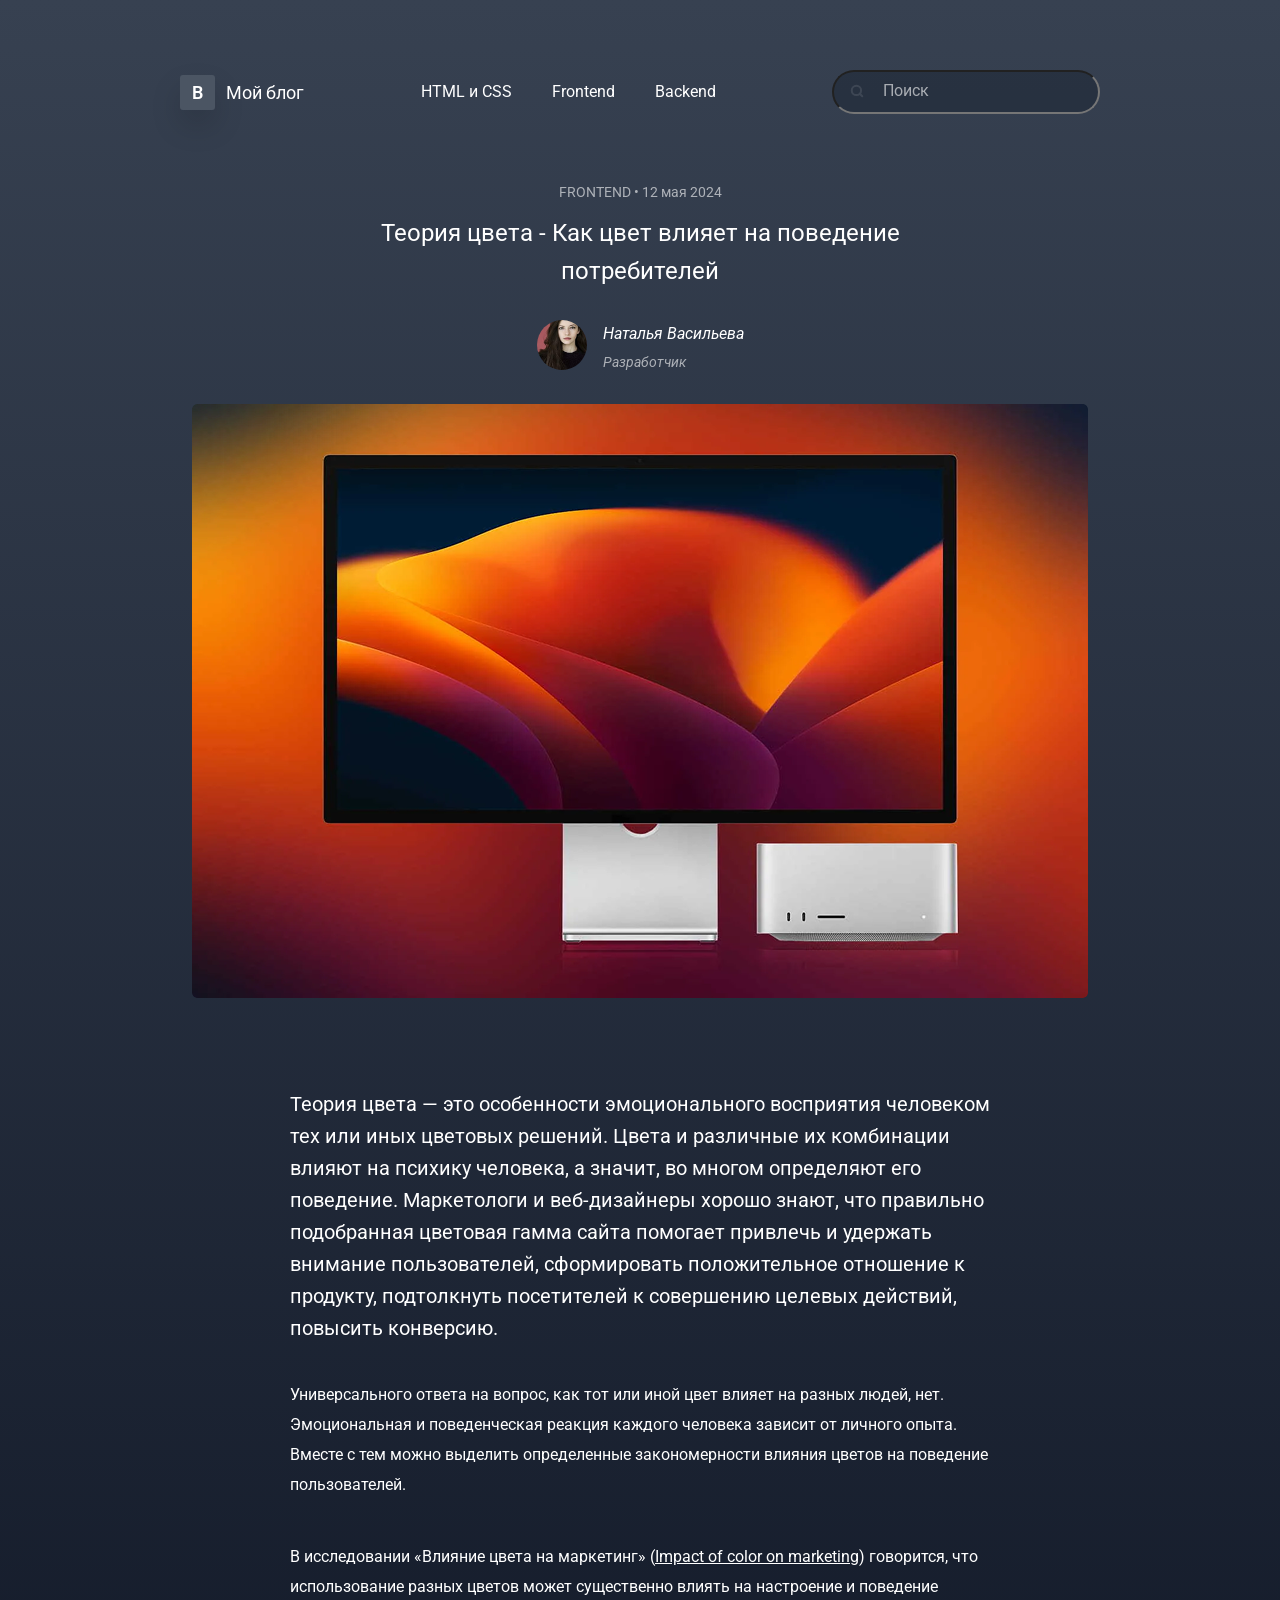
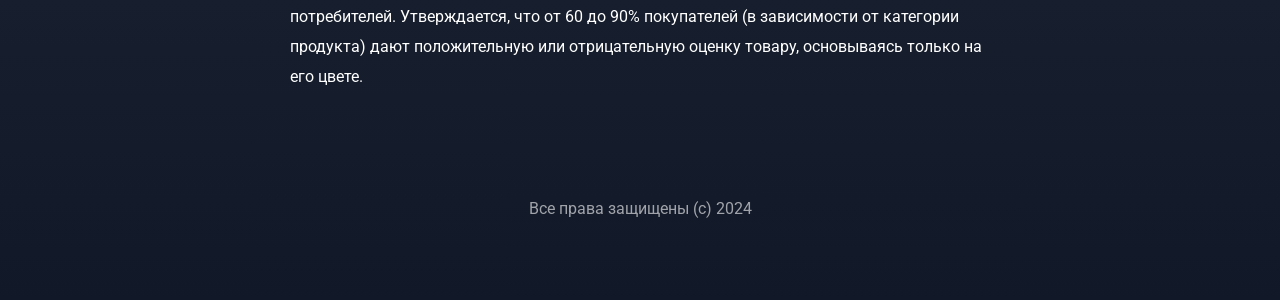
<file: html/1-Blog/index.html>
<!doctype html>
<html lang="ru">
  <head>
    <meta charset="UTF-8" />
    <meta name="viewport" content="width=device-width, initial-scale=1.0" />
    <title>Блог</title>
    <link rel="stylesheet" href="./styles.css" />
    <link rel="preconnect" href="https://fonts.googleapis.com" />
    <link rel="preconnect" href="https://fonts.gstatic.com" crossorigin />
    <link
      href="https://fonts.googleapis.com/css2?family=Roboto:ital,wght@0,100..900;1,100..900&display=swap"
      rel="stylesheet"
    />
  </head>
  <body>
    <header class="header">
      <div class="header__container">
        <nav class="navigation">
          <div class="navigation__avatar">В</div>
          <ul class="navigation__list">
            <li>
              <a href="#">Мой блог</a>
            </li>
            <li>
              <a href="#">HTML и CSS</a>
            </li>
            <li>
              <a href="#">Frontend</a>
            </li>
            <li>
              <a href="#">Backend</a>
            </li>
          </ul>
        </nav>
        <div class="header__search-field">
          <img src="./icons/search.svg" alt="Иконка лупы" />
          <input placeholder="Поиск" />
        </div>
      </div>
    </header>
    <main class="page">
      <section class="info-section">
        <span class="info-section__data">FRONTEND • 12 мая 2024</span>
        <h1 class="info-section__title">
          Теория цвета - Как цвет влияет на поведение потребителей
        </h1>
        <address class="info-section__author">
          <img src="./images/person.png" alt="Изображение Натальи Васильевой" />
          <div class="info-section__name">
            <strong>Наталья Васильева</strong>
            <span>Разработчик</span>
          </div>
        </address>
      </section>

      <section class="hero-section">
        <img src="./images/hero.png" alt="Системный блок с монитором" />
        <p class="hero-section__text">
          Теория цвета — это особенности эмоционального восприятия человеком тех или иных цветовых
          решений. Цвета и различные их комбинации влияют на психику человека, а значит, во многом
          определяют его поведение. Маркетологи и веб-дизайнеры хорошо знают, что правильно
          подобранная цветовая гамма сайта помогает привлечь и удержать внимание пользователей,
          сформировать положительное отношение к продукту, подтолкнуть посетителей к совершению
          целевых действий, повысить конверсию.
        </p>
      </section>

      <section class="section">
        <p class="section__text">
          Универсального ответа на вопрос, как тот или иной цвет влияет на разных людей, нет.
          Эмоциональная и поведенческая реакция каждого человека зависит от личного опыта. Вместе с
          тем можно выделить определенные закономерности влияния цветов на поведение пользователей.
        </p>
        <p class="section__text">
          В исследовании «Влияние цвета на маркетинг» (<a
            href="https://www.researchgate.net/publication/235320162_Impact_of_color_on_marketing"
            target="_blank"
            class="section__link"
            >Impact of color on marketing</a
          >) говорится, что использование разных цветов может существенно влиять на настроение и
          поведение потребителей. Утверждается, что от 60 до 90% покупателей (в зависимости от
          категории продукта) дают положительную или отрицательную оценку товару, основываясь только
          на его цвете.
        </p>
      </section>
    </main>
    <footer class="footer">
      <span class="footer__text">Все права защищены (c) 2024</span>
    </footer>
  </body>
</html>
</file>
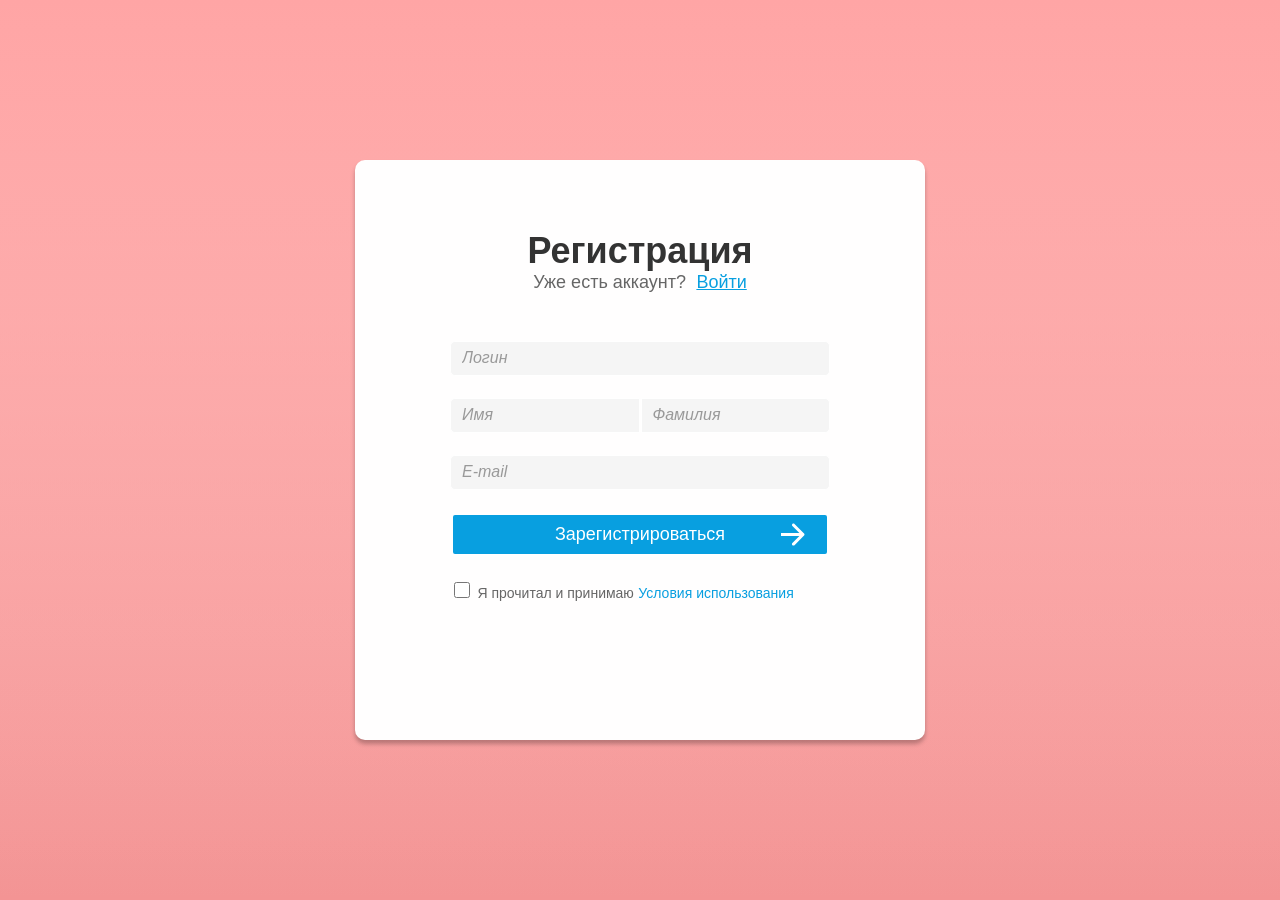
<file: html/2-Form/index.html>
<!doctype html>
<html lang="ru">
  <head>
    <meta charset="UTF-8" />
    <meta name="viewport" content="width=device-width, initial-scale=1.0" />
    <title>Регистрация</title>
    <link rel="stylesheet" href="./styles.css" />
  </head>
  <body>
    <main>
      <div class="header">
        <h1 class="header__title">Регистрация</h1>
        <span class="header__question">Уже есть аккаунт?</span>
        <a href="#" class="header__link">Войти</a>
      </div>
      <form class="form">
        <input type="text" id="username" placeholder="Логин" class="field" />
        <div class="double-field">
          <input type="text" id="firstname" placeholder="Имя" class="field" />
          <input type="text" id="surname" placeholder="Фамилия" class="field" />
        </div>
        <input type="email" id="email" placeholder="E-mail" class="field" />
        <button type="submit" class="button">
          Зарегистрироваться
          <img src="./icons/arrow.svg" alt="Иконка стрелки" />
        </button>
        <div>
          <input type="checkbox" id="permission" class="permission__checkbox" />
          <label for="permission" class="permission__text"
            >Я прочитал и принимаю</label
          >
          <a href="#" class="permission__link">Условия использования</a>
        </div>
      </form>
    </main>
  </body>
</html>
</file>
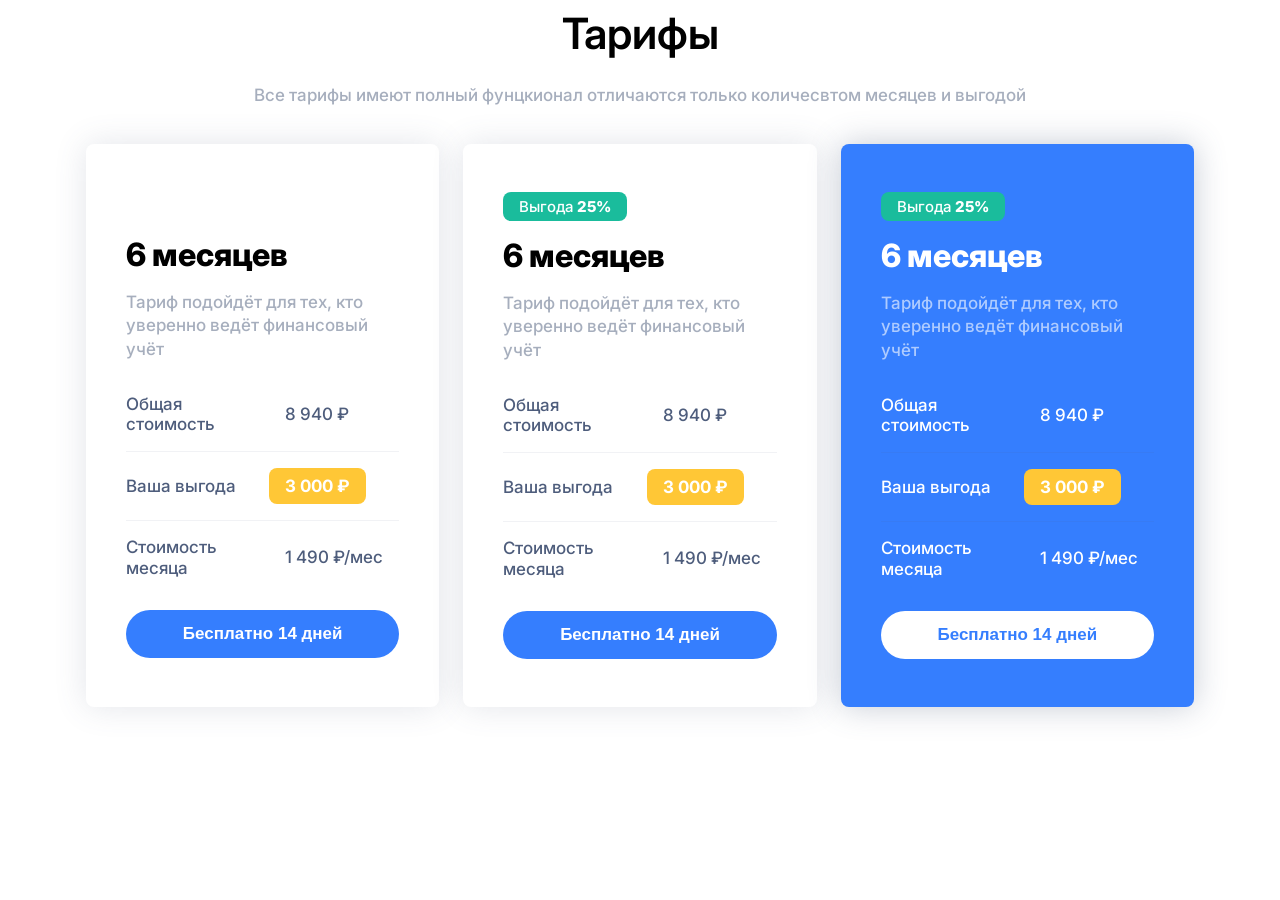
<file: html/3-Finio/index.html>
<!doctype html>
<html lang="ru">
  <head>
    <meta charset="UTF-8" />
    <meta name="viewport" content="width=device-width, initial-scale=1.0" />
    <title>Finio</title>
    <link rel="stylesheet" href="./styles/global.css" />
    <link rel="stylesheet" href="./styles/components.css" />
    <link rel="stylesheet" href="./styles/page.css" />
    <link rel="preconnect" href="https://fonts.googleapis.com" />
    <link rel="preconnect" href="https://fonts.gstatic.com" crossorigin />
    <link
      href="https://fonts.googleapis.com/css2?family=Inter:ital,opsz,wght@0,14..32,100..900;1,14..32,100..900&display=swap"
      rel="stylesheet"
    />
  </head>
  <body>
    <main>
      <section class="section">
        <div class="section__wrapper">
          <h2 class="section__title">Тарифы</h2>
          <p class="section__paragraph">
            Все тарифы имеют полный фунцкионал отличаются только количесвтом месяцев и выгодой
          </p>
          <div class="tariffs">
            <div class="tariff-card">
              <div class="tariff-card__top">
                <h3 class="tariff-card__title">6 месяцев</h3>
                <p class="tariff-card__paragraph">
                  Тариф подойдёт для тех, кто уверенно ведёт финансовый учёт
                </p>
              </div>
              <div class="tariff-card__prices">
                <div class="tariff-card__row">
                  <span class="tariff-card__label"> Общая стоимость </span>
                  <span class="tariff-card__value">8 940 ₽</span>
                </div>
                <div class="tariff-card__row tariff-card__row--bordered">
                  <span class="tariff-card__label">Ваша выгода</span>
                  <span class="tariff-card__value tariff-card__value--filled">3 000 ₽</span>
                </div>
                <div class="tariff-card__row">
                  <span class="tariff-card__label">Стоимость месяца</span>
                  <span class="tariff-card__value">1 490 ₽/мес</span>
                </div>
              </div>
              <button class="button button--full">Бесплатно 14 дней</button>
            </div>

            <div class="tariff-card">
              <div class="tariff-card__top">
                <div class="tariff-card__badge">
                  Выгода <span class="tariff-card__badge-value">25%</span>
                </div>
                <h3 class="tariff-card__title">6 месяцев</h3>
                <p class="tariff-card__paragraph">
                  Тариф подойдёт для тех, кто уверенно ведёт финансовый учёт
                </p>
              </div>
              <div class="tariff-card__prices">
                <div class="tariff-card__row">
                  <span class="tariff-card__label"> Общая стоимость </span>
                  <span class="tariff-card__value">8 940 ₽</span>
                </div>
                <div class="tariff-card__row tariff-card__row--bordered">
                  <span class="tariff-card__label">Ваша выгода</span>
                  <span class="tariff-card__value tariff-card__value--filled">3 000 ₽</span>
                </div>
                <div class="tariff-card__row">
                  <span class="tariff-card__label">Стоимость месяца</span>
                  <span class="tariff-card__value">1 490 ₽/мес</span>
                </div>
              </div>
              <button class="button button--full">Бесплатно 14 дней</button>
            </div>

            <div class="tariff-card tariff-card--primary">
              <div class="tariff-card__top">
                <div class="tariff-card__badge">
                  Выгода <span class="tariff-card__badge-value">25%</span>
                </div>
                <h3 class="tariff-card__title tariff-card__title--light">6 месяцев</h3>
                <p class="tariff-card__paragraph tariff-card__paragraph--light">
                  Тариф подойдёт для тех, кто уверенно ведёт финансовый учёт
                </p>
              </div>
              <div class="tariff-card__prices">
                <div class="tariff-card__row">
                  <span class="tariff-card__label">
                    Общая стоимость
                  </span>
                  <span class="tariff-card__value">8 940 ₽</span>
                </div>
                <div class="tariff-card__row tariff-card__row--bordered">
                  <span class="tariff-card__label">Ваша выгода</span>
                  <span class="tariff-card__value tariff-card__value--filled">3 000 ₽</span>
                </div>
                <div class="tariff-card__row">
                  <span class="tariff-card__label">Стоимость месяца</span>
                  <span class="tariff-card__value">1 490 ₽/мес</span>
                </div>
              </div>
              <button class="button button--full button--light">Бесплатно 14 дней</button>
            </div>
          </div>
        </div>
      </section>
    </main>
  </body>
</html>
</file>
<file: html/1-Blog/styles.css>
:root {
  font-family: "Roboto", sans-serif;
}

*,
*::before,
*::after {
  box-sizing: border-box;
}

body {
  background-image: linear-gradient(#374151, #111827);
  margin: 0;
}

input {
  font-family: inherit;
}

.header {
  max-width: 1440px;
  margin: 0 auto;
}
.header__container {
  display: flex;
  align-items: center;
  justify-content: space-between;
  margin: 70px 180px;
}
.navigation {
  display: flex;
  align-items: center;
  gap: 11px;
}
.navigation__avatar {
  display: flex;
  justify-content: center;
  align-items: center;
  color: #ffffff;
  background-color: #4b5563;
  box-shadow: 0px 15px 30px 0px #00000026;
  width: 35px;
  height: 35px;
  border-radius: 3px;
  font-size: 18px;
  font-weight: 600;
}
.navigation__list {
  display: flex;
  list-style: none;
  gap: 40px;
  margin: 0;
  padding: 0;
}
.navigation__list li:first-child a {
  font-size: 18px;
  margin-right: 77px;
}
.navigation__list li a {
  color: #ffffff;
  text-decoration: none;
  font-size: 16px;
}
.header__search-field {
  position: relative;
}
.header__search-field input {
  outline: none;
  color: #ffffff;
  background-color: #1f293799;
  font-size: 16px;
  padding: 9px 12px 12px 49px;
  border-radius: 100px;
}
.header__search-field input::placeholder {
  color: #ffffff;
  font-size: 16px;
  opacity: 60%;
}
.header__search-field img {
  position: absolute;
  left: 18px;
  top: 14px;
}

.footer {
  display: flex;
  justify-content: center;
  align-items: center;
  max-width: 1440px;
  margin: 0 auto;
}
.footer__text {
  display: inline-block;
  text-align: center;
  color: #ffffff;
  font-size: 16px;
  line-height: 28px;
  opacity: 60%;
  margin: 77px;
}

.page {
  max-width: 1440px;
  margin: 0 auto;
}

.info-section,
.hero-section,
.section {
  display: flex;
  flex-direction: column;
  align-items: center;
}

.info-section__data {
  display: flex;
  color: #ffffff;
  gap: 12px;
  font-size: 14px;
  opacity: 60%;
  margin-bottom: 14px;
}
.info-section__title {
  color: #ffffff;
  text-align: center;
  font-size: 24px;
  font-weight: 400;
  line-height: 38px;
  margin: 0 0 30px;
  max-width: 525px;
}
.info-section__author {
  display: flex;
  gap: 16px;
  margin-bottom: 28px;
}
.info-section__name {
  display: flex;
  flex-direction: column;
  justify-content: space-around;
}
.info-section__name strong {
  color: #ffffff;
  font-size: 16px;
  font-weight: 400;
  line-height: 28px;
}
.info-section__name span {
  color: #ffffff;
  font-size: 14px;
  line-height: 28px;
  opacity: 60%;
}
.info-section__author img {
  object-fit: cover;
  width: 50px;
  height: 50px;
  border-radius: 50%;
}

.hero-section img {
  border-radius: 5px;
  margin-bottom: 70px;
}
.hero-section__text {
  color: #ffffff;
  font-size: 20px;
  line-height: 32px;
  max-width: 700px;
}

.section__text {
  color: #ffffff;
  font-size: 16px;
  line-height: 30px;
  max-width: 700px;
  margin-bottom: 26px;
}
.section__link {
  text-decoration: underline;
  color: #ffffff;
}
</file>
<file: html/2-Form/styles.css>
:root {
  font-family: "Open Sans", sans-serif;
}

*,
*::before,
*::after {
  box-sizing: border-box;
}

input,
button {
  font-family: inherit;
}

body {
  display: flex;
  justify-content: center;
  align-items: center;
  background-color: #f39494;
  background-image: linear-gradient(#ffa5a5, #ffffff00), linear-gradient(#fdc5c5, #f298de00);
  margin: 0;
  height: 100vh;
  width: 100%;
}

main {
  background-color: #fffefe;
  border-radius: 10px;
  width: 570px;
  min-height: 580px;
  padding: 70px 95px 90px;
  box-shadow: 0px 4px 4px 0px #00000040;
}

.header {
  text-align: center;
  margin-bottom: 48px;
}
.header__title {
  color: #333333;
  font-size: 36px;
  margin: 0;
}
.header__question {
  color: #666666;
  font-size: 18px;
  margin-right: 6px;
}
.header__link {
  color: #089fe0;
  font-size: 18px;
}

.form {
  display: flex;
  flex-direction: column;
  gap: 22px;
}

.button {
  text-align: center;
  position: relative;
  color: #ffffff;
  background-color: #089fe0;
  border: 3px solid #ffffff;
  border-radius: 5px;
  font-size: 18px;
  padding: 9px 24px;
  width: 100%;
}
.button img {
  position: absolute;
  width: 24px;
  height: 24px;
  right: 22px;
  top: 50%;
  transform: translateY(-50%);
}

.field {
  background-color: #f5f5f5;
  border: 1px solid #ffffff;
  border-radius: 5px;
  padding: 9px 11px;
  width: 100%;
}
.field:hover {
  background-color: #ffffff;
  border: 1px solid #f5f5f5;
}
.field:focus {
  outline: none;
  background-color: #ffffff;
  border: 1px solid #f5f5f5;
}
.field::placeholder {
  font-style: italic;
  color: #999999;
  font-size: 16px;
}

.double-field {
  display: flex;
  gap: 1px;
}
.double-field .field {
  flex: 1;
  min-width: 0;
}
.double-field .field:first-child {
  border-radius: 5px 0 0 5px;
}
.double-field .field:last-child {
  border-radius: 0 5px 5px 0;
}

.permission__checkbox {
  width: 16px;
  height: 16px;
  accent-color: #089fe0;
}
.permission__text {
  color: #666666;
  font-size: 14px;
}
.permission__link {
  text-decoration: none;
  color: #089fe0;
  font-size: 14px;
}
</file>
<file: html/3-Finio/styles/global.css>
:root {
  --color-primary: #357efe;
  --color-bg: #ffffff;
  --color-text: #000000;

  --layout-width: 1156px;
}

*,
*::after,
*::before {
  box-sizing: border-box;
}

h1,
h2,
h3,
h4,
h5,
h6,
p {
  margin: 0;
}

ul,
ol {
  padding: 0;
  margin: 0;
}

a {
  text-decoration: none;
}

body {
  -webkit-font-smoothing: antialiased;
  -moz-osx-font-smoothing: grayscale;
  text-rendering: optimizeLegibility;
  font-family: "Inter", sans-serif;
  background-color: var(--color-bg);
  font-weight: 400;
  matgin: 0;
}
</file>
<file: html/3-Finio/styles/components.css>
/* Button */
.button {
  white-space: nowrap;
  text-align: center;
  cursor: pointer;
  color: #ffffff;
  background-color: var(--color-primary);
  border: none;
  border-radius: 47px;
  font-size: 17px;
  font-weight: 800;
  line-height: 140%;
  padding: 12px 32px;
}
.button--full {
  width: 100%;
}
.button--light {
  background-color: #ffffff;
  color: var(--color-primary);
}

/* Tariff Card */
.tariff-card {
  /* Базовые цвета */
  --card-bg: #ffffff;
  --card-shadow: 0px 0px 32px 0px #4e5d7c29;
  --card-text-primary: #000000;
  --card-text-secondary: #4e5d7c;
  --card-text-muted: #4e5d7c80;

  background-color: var(--card-bg);
  box-shadow: var(--card-shadow);
  border-radius: 8px;
  padding: 48px 40px;
}

.tariff-card--primary {
  --card-bg: var(--color-primary);
  --card-shadow: 0px 0px 32px 0px #4e5d7c52;
  --card-text-primary: #ffffff;
  --card-text-secondary: #ffffff;
  --card-text-muted: #ffffff99;
}

.tariff-card__top {
  display: flex;
  flex-direction: column;
  gap: 16px;
  margin-bottom: 16px;
}
.tariff-card__top:not(:has(.tariff-card__badge)) {
  padding-top: 44px;
}

.tariff-card__prices {
  display: grid;
  grid-template-columns: 1fr auto;
  margin-bottom: 16px;
}

.tariff-card__row {
  display: grid;
  grid-column: 1 / -1;
  grid-template-columns: subgrid;
  align-items: center;
  padding: 16px 0;
}
.tariff-card__row--bordered {
  border-top: 1px solid #4e5d7c14;
  border-bottom: 1px solid #4e5d7c14;
}

.tariff-card__label {
  color: var(--card-text-secondary);
  font-weight: 500;
  font-size: 17px;
  line-height: 120%;
}

.tariff-card__value {
  justify-self: start;
  color: var(--card-text-secondary);
  border-radius: 8px;
  font-weight: 500;
  font-size: 17px;
  line-height: 120%;
  padding: 8px 16px;
}
.tariff-card__value--filled {
  background-color: #ffc736;
  color: #ffffff;
  font-weight: 700;
}

.tariff-card__badge {
  align-self: flex-start;
  background-color: #1abc9c;
  color: #ffffff;
  border-radius: 8px;
  font-weight: 500;
  font-size: 15px;
  line-height: 140%;
  padding: 4px 16px;
}
.tariff-card__badge-value {
  font-weight: 800;
}

.tariff-card__title {
  color: var(--card-text-primary);
  font-weight: 800;
  font-size: 32px;
  line-height: 120%;
}

.tariff-card__paragraph {
  color: var(--card-text-muted);
  font-weight: 500;
  font-size: 17px;
  line-height: 140%;
}
</file>
<file: html/3-Finio/styles/page.css>
.section__wrapper {
  max-width: var(--layout-width);
  margin: 0 auto;
  padding: 0 24px 80px;
}

.section__title {
  text-align: center;
  color: var(var(--color-text));
  font-size: clamp(36px, calc(33.09px + 0.78vw), 48px);
  font-weight: 600;
  line-height: 120%;
  margin-bottom: 24px;
}

.section__paragraph {
  text-align: center;
  color: #4e5d7c80;
  font-weight: 500;
  font-size: 17px;
  line-height: 140%;
  margin-bottom: clamp(32px, calc(30.06px + 0.52vw), 40px);
}

.tariffs {
  display: grid;
  grid-template-columns: repeat(auto-fit, minmax(328px, 1fr));
  gap: 24px;
}

@media (max-width: 480px) {
  .section__title {
    text-align: start;
  }

  .section__paragraph {
    text-align: start;
  }
}
</file>
